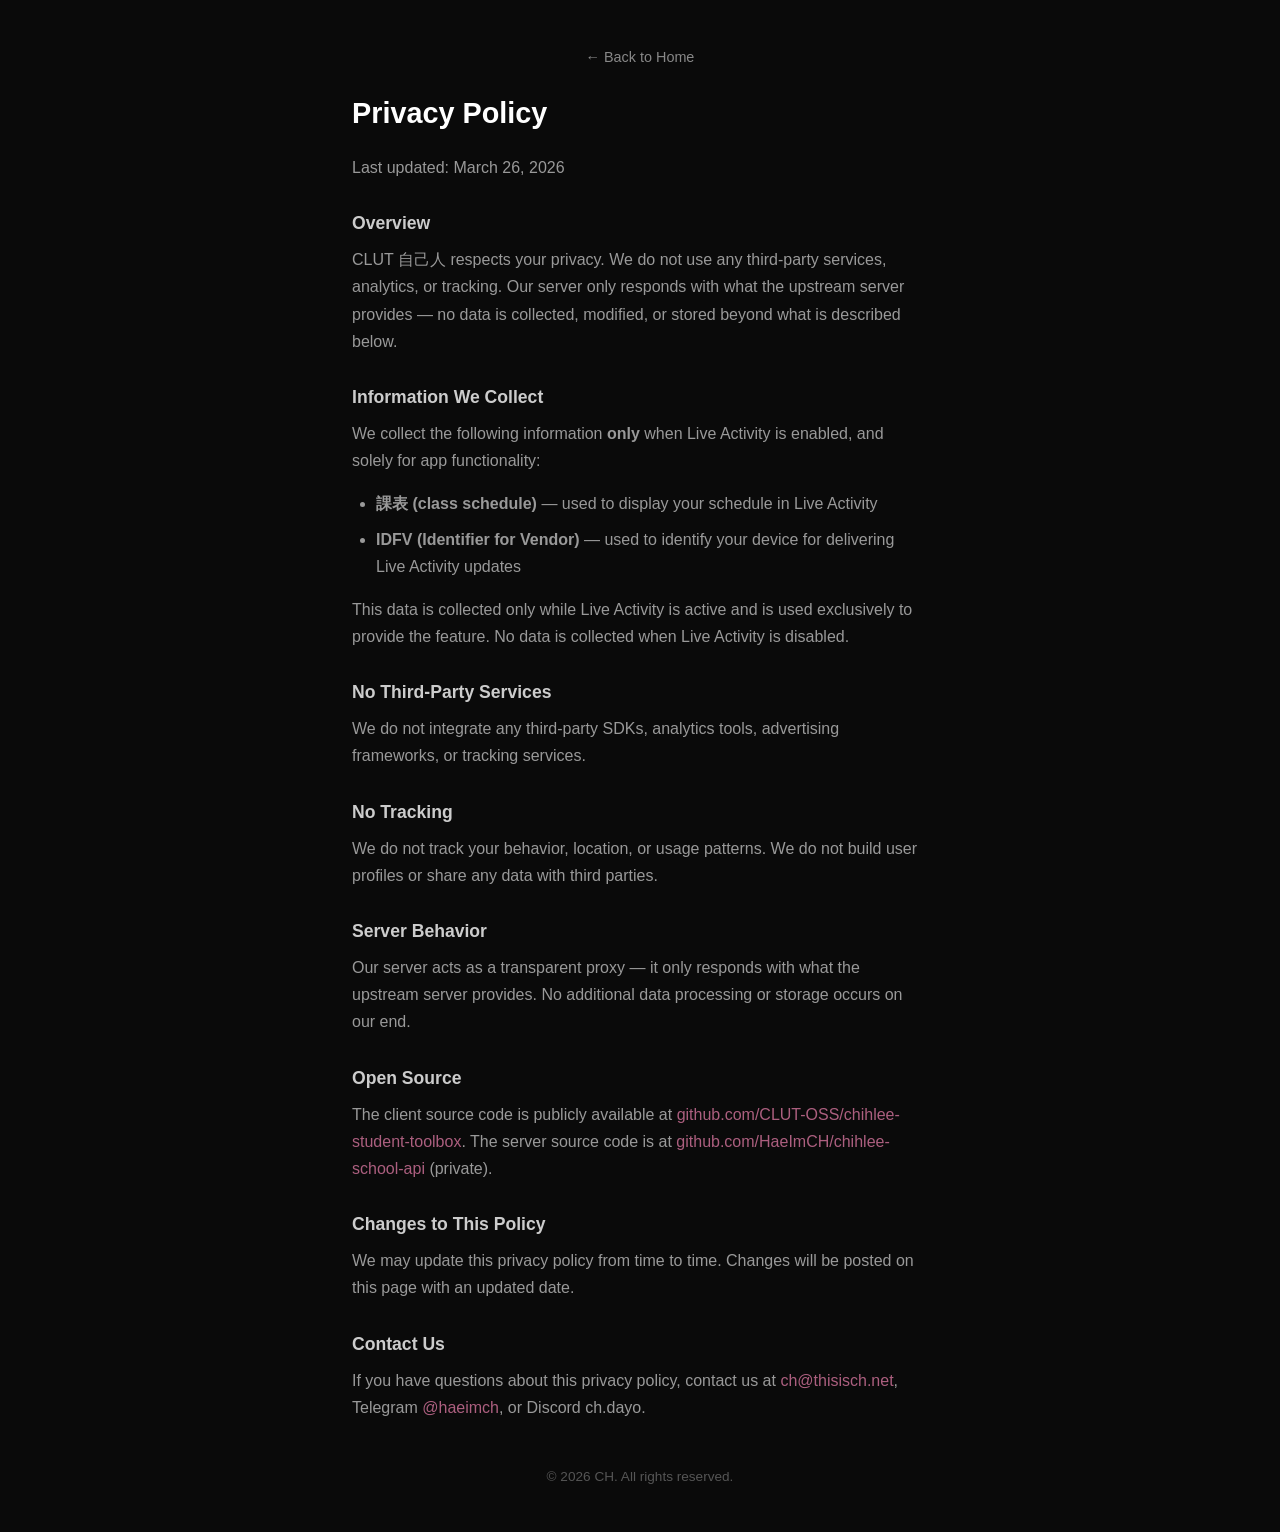
<file: privacy.html>
<!DOCTYPE html>
<html lang="en">
<head>
    <meta charset="UTF-8">
    <meta name="viewport" content="width=device-width, initial-scale=1.0">
    <title>Privacy Policy - CLUT 自己人</title>
    <link rel="stylesheet" href="style.css">
</head>
<body>
    <div class="container">
        <a href="/" class="back-link">&larr; Back to Home</a>

        <div class="content">
            <h2>Privacy Policy</h2>
            <p>Last updated: March 26, 2026</p>

            <h3>Overview</h3>
            <p>CLUT 自己人 respects your privacy. We do not use any third-party services, analytics, or tracking. Our server only responds with what the upstream server provides — no data is collected, modified, or stored beyond what is described below.</p>

            <h3>Information We Collect</h3>
            <p>We collect the following information <strong>only</strong> when Live Activity is enabled, and solely for app functionality:</p>
            <ul>
                <li><strong>課表 (class schedule)</strong> — used to display your schedule in Live Activity</li>
                <li><strong>IDFV (Identifier for Vendor)</strong> — used to identify your device for delivering Live Activity updates</li>
            </ul>
            <p>This data is collected only while Live Activity is active and is used exclusively to provide the feature. No data is collected when Live Activity is disabled.</p>

            <h3>No Third-Party Services</h3>
            <p>We do not integrate any third-party SDKs, analytics tools, advertising frameworks, or tracking services.</p>

            <h3>No Tracking</h3>
            <p>We do not track your behavior, location, or usage patterns. We do not build user profiles or share any data with third parties.</p>

            <h3>Server Behavior</h3>
            <p>Our server acts as a transparent proxy — it only responds with what the upstream server provides. No additional data processing or storage occurs on our end.</p>

            <h3>Open Source</h3>
            <p>The client source code is publicly available at <a href="https://github.com/CLUT-OSS/chihlee-student-toolbox">github.com/CLUT-OSS/chihlee-student-toolbox</a>. The server source code is at <a href="https://github.com/HaeImCH/chihlee-school-api">github.com/HaeImCH/chihlee-school-api</a> (private).</p>

            <h3>Changes to This Policy</h3>
            <p>We may update this privacy policy from time to time. Changes will be posted on this page with an updated date.</p>

            <h3>Contact Us</h3>
            <p>If you have questions about this privacy policy, contact us at <a href="mailto:ch@thisisch.net">ch@thisisch.net</a>, Telegram <a href="https://t.me/haeimch">@haeimch</a>, or Discord ch.dayo.</p>
        </div>

        <footer>
            <p>&copy; 2026 CH. All rights reserved.</p>
        </footer>
    </div>
</body>
</html>
</file>
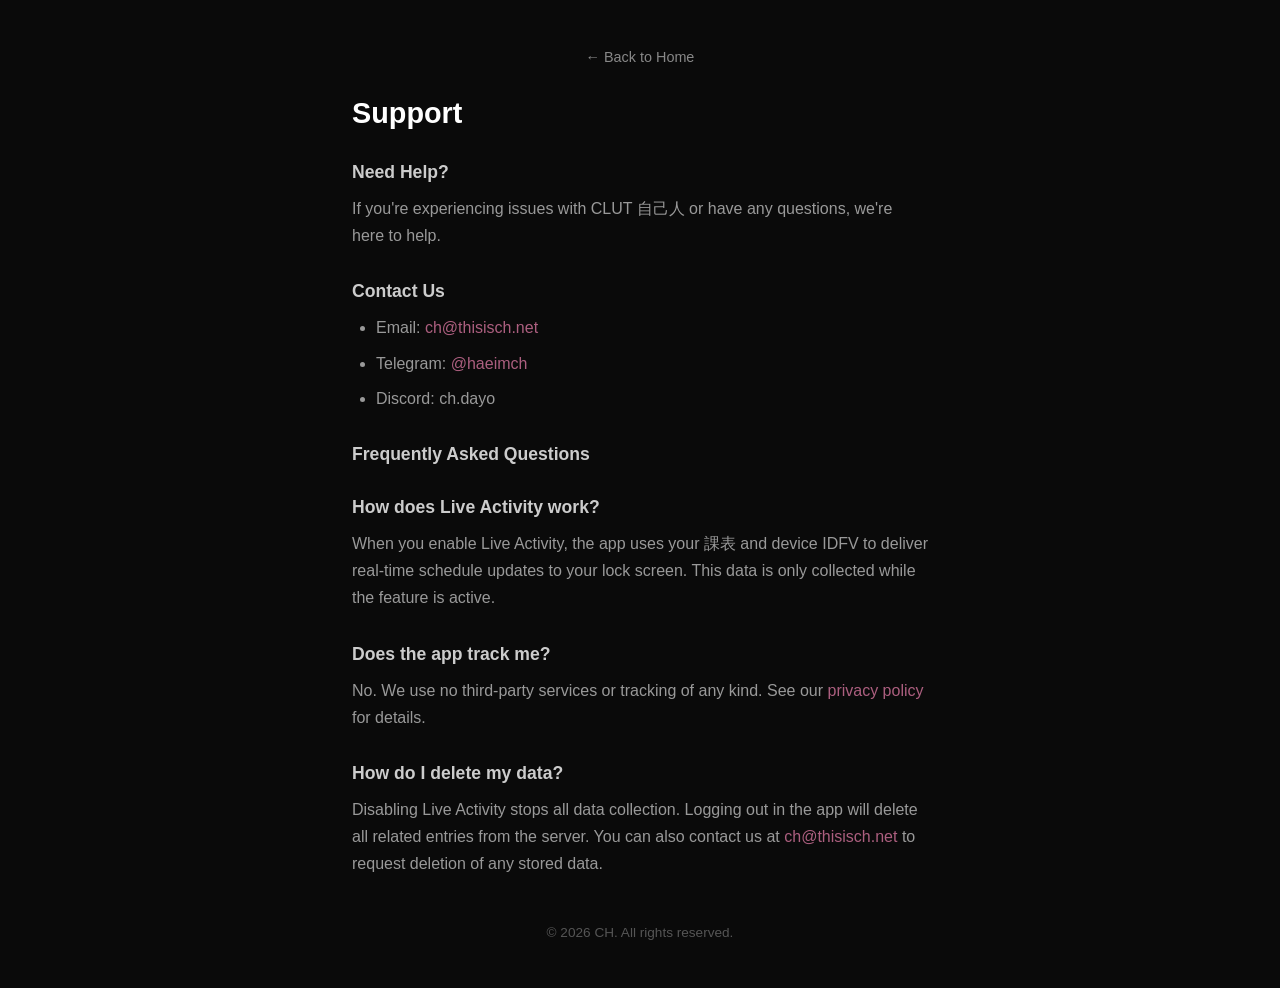
<file: support.html>
<!DOCTYPE html>
<html lang="en">
<head>
    <meta charset="UTF-8">
    <meta name="viewport" content="width=device-width, initial-scale=1.0">
    <title>Support - CLUT 自己人</title>
    <link rel="stylesheet" href="style.css">
</head>
<body>
    <div class="container">
        <a href="/" class="back-link">&larr; Back to Home</a>

        <div class="content">
            <h2>Support</h2>

            <h3>Need Help?</h3>
            <p>If you're experiencing issues with CLUT 自己人 or have any questions, we're here to help.</p>

            <h3>Contact Us</h3>
            <ul>
                <li>Email: <a href="mailto:ch@thisisch.net">ch@thisisch.net</a></li>
                <li>Telegram: <a href="https://t.me/haeimch">@haeimch</a></li>
                <li>Discord: ch.dayo</li>
            </ul>

            <h3>Frequently Asked Questions</h3>

            <h3>How does Live Activity work?</h3>
            <p>When you enable Live Activity, the app uses your 課表 and device IDFV to deliver real-time schedule updates to your lock screen. This data is only collected while the feature is active.</p>

            <h3>Does the app track me?</h3>
            <p>No. We use no third-party services or tracking of any kind. See our <a href="/privacy.html">privacy policy</a> for details.</p>

            <h3>How do I delete my data?</h3>
            <p>Disabling Live Activity stops all data collection. Logging out in the app will delete all related entries from the server. You can also contact us at <a href="mailto:ch@thisisch.net">ch@thisisch.net</a> to request deletion of any stored data.</p>
        </div>

        <footer>
            <p>&copy; 2026 CH. All rights reserved.</p>
        </footer>
    </div>
</body>
</html>
</file>
<file: style.css>
* {
    margin: 0;
    padding: 0;
    box-sizing: border-box;
}

body {
    font-family: -apple-system, BlinkMacSystemFont, "Segoe UI", Roboto, Helvetica, Arial, sans-serif;
    background: #0a0a0a;
    color: #e0e0e0;
    min-height: 100vh;
    display: flex;
    align-items: center;
    justify-content: center;
}

.container {
    max-width: 640px;
    width: 100%;
    padding: 3rem 2rem;
    text-align: center;
}

header {
    margin-bottom: 3rem;
}

h1 {
    font-size: 3rem;
    font-weight: 700;
    letter-spacing: -0.02em;
    color: #fff;
    margin-bottom: 0.5rem;
}

.tagline {
    font-size: 1.1rem;
    color: #888;
}

nav {
    display: flex;
    gap: 1.5rem;
    justify-content: center;
    margin-bottom: 4rem;
}

nav a {
    color: #888;
    text-decoration: none;
    font-size: 0.95rem;
    padding: 0.5rem 1rem;
    border: 1px solid #222;
    border-radius: 8px;
    transition: all 0.2s;
}

nav a:hover {
    color: #fff;
    border-color: #444;
    background: #111;
}

footer {
    color: #555;
    font-size: 0.85rem;
}

/* Subpage styles */
.content {
    text-align: left;
    margin-bottom: 3rem;
}

.content h2 {
    font-size: 1.8rem;
    color: #fff;
    margin-bottom: 1.5rem;
}

.content h3 {
    font-size: 1.1rem;
    color: #ccc;
    margin-top: 2rem;
    margin-bottom: 0.75rem;
}

.content p {
    color: #999;
    line-height: 1.7;
    margin-bottom: 1rem;
}

.content a {
    color: #ac5f7f;
    text-decoration: none;
}

.content ul {
    color: #999;
    line-height: 1.7;
    margin-bottom: 1rem;
    padding-left: 1.5rem;
}

.content li {
    margin-bottom: 0.5rem;
}

.content a:hover {
    text-decoration: underline;
}

.back-link {
    display: inline-block;
    color: #888;
    text-decoration: none;
    font-size: 0.9rem;
    margin-bottom: 2rem;
}

.back-link:hover {
    color: #fff;
}
</file>
